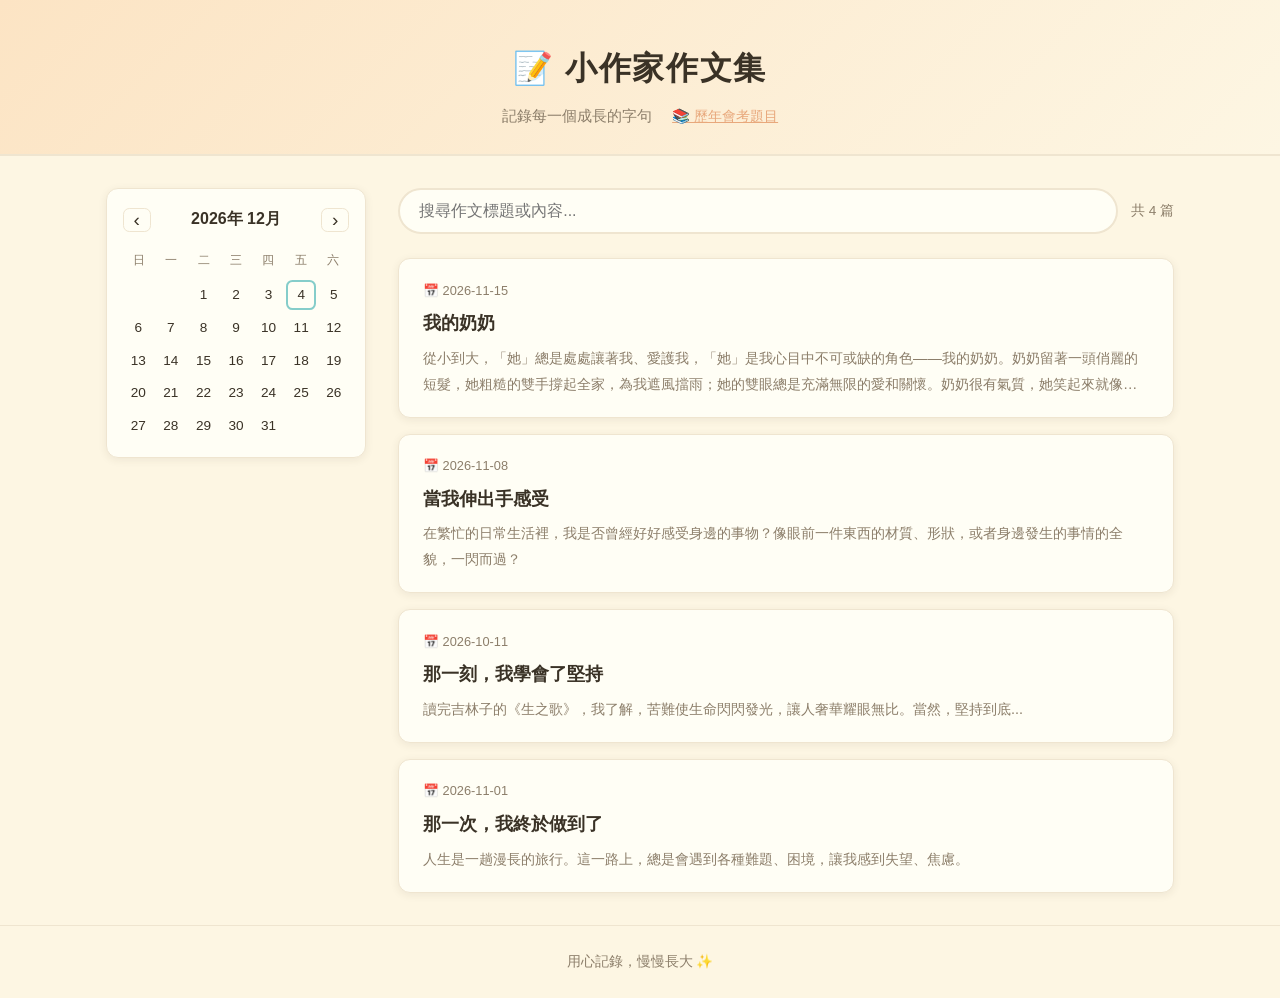
<file: index.html>
<!DOCTYPE html>
<html lang="zh-Hant">
<head>
  <meta charset="UTF-8" />
  <meta name="viewport" content="width=device-width, initial-scale=1.0" />
  <title>小作家作文集</title>
  <link rel="stylesheet" href="css/style.css?v=2" />
</head>
<body>
  <header class="site-header">
    <h1>📝 小作家作文集</h1>
    <p class="subtitle">
      記錄每一個成長的字句
      <a href="exam.html" style="margin-left:1rem;font-size:0.9rem;color:var(--accent);">📚 歷年會考題目</a>
    </p>
  </header>

  <main class="container">
    <aside class="calendar-sidebar">
      <div class="calendar-header">
        <button id="prevMonth" class="cal-nav">‹</button>
        <h2 id="calMonthYear"></h2>
        <button id="nextMonth" class="cal-nav">›</button>
      </div>
      <div class="calendar-weekdays">
        <span>日</span><span>一</span><span>二</span><span>三</span><span>四</span><span>五</span><span>六</span>
      </div>
      <div id="calendarGrid" class="calendar-grid"></div>
      <button id="calClearFilter" class="cal-clear hidden">顯示全部</button>
    </aside>

    <section class="main-content">
      <section class="search-bar">
        <input
          type="text"
          id="searchInput"
          placeholder="搜尋作文標題或內容..."
          autocomplete="off"
        />
        <span id="resultCount" class="result-count"></span>
      </section>

      <section id="essayList" class="essay-list"></section>

      <div id="noResult" class="no-result hidden">
        😕 找不到符合的作文，試試其他關鍵字？
      </div>
    </section>
  </main>

  <footer class="site-footer">
    <p>用心記錄，慢慢長大 ✨</p>
  </footer>

  <script src="js/app.js?v=2"></script>
</body>
</html>
</file>
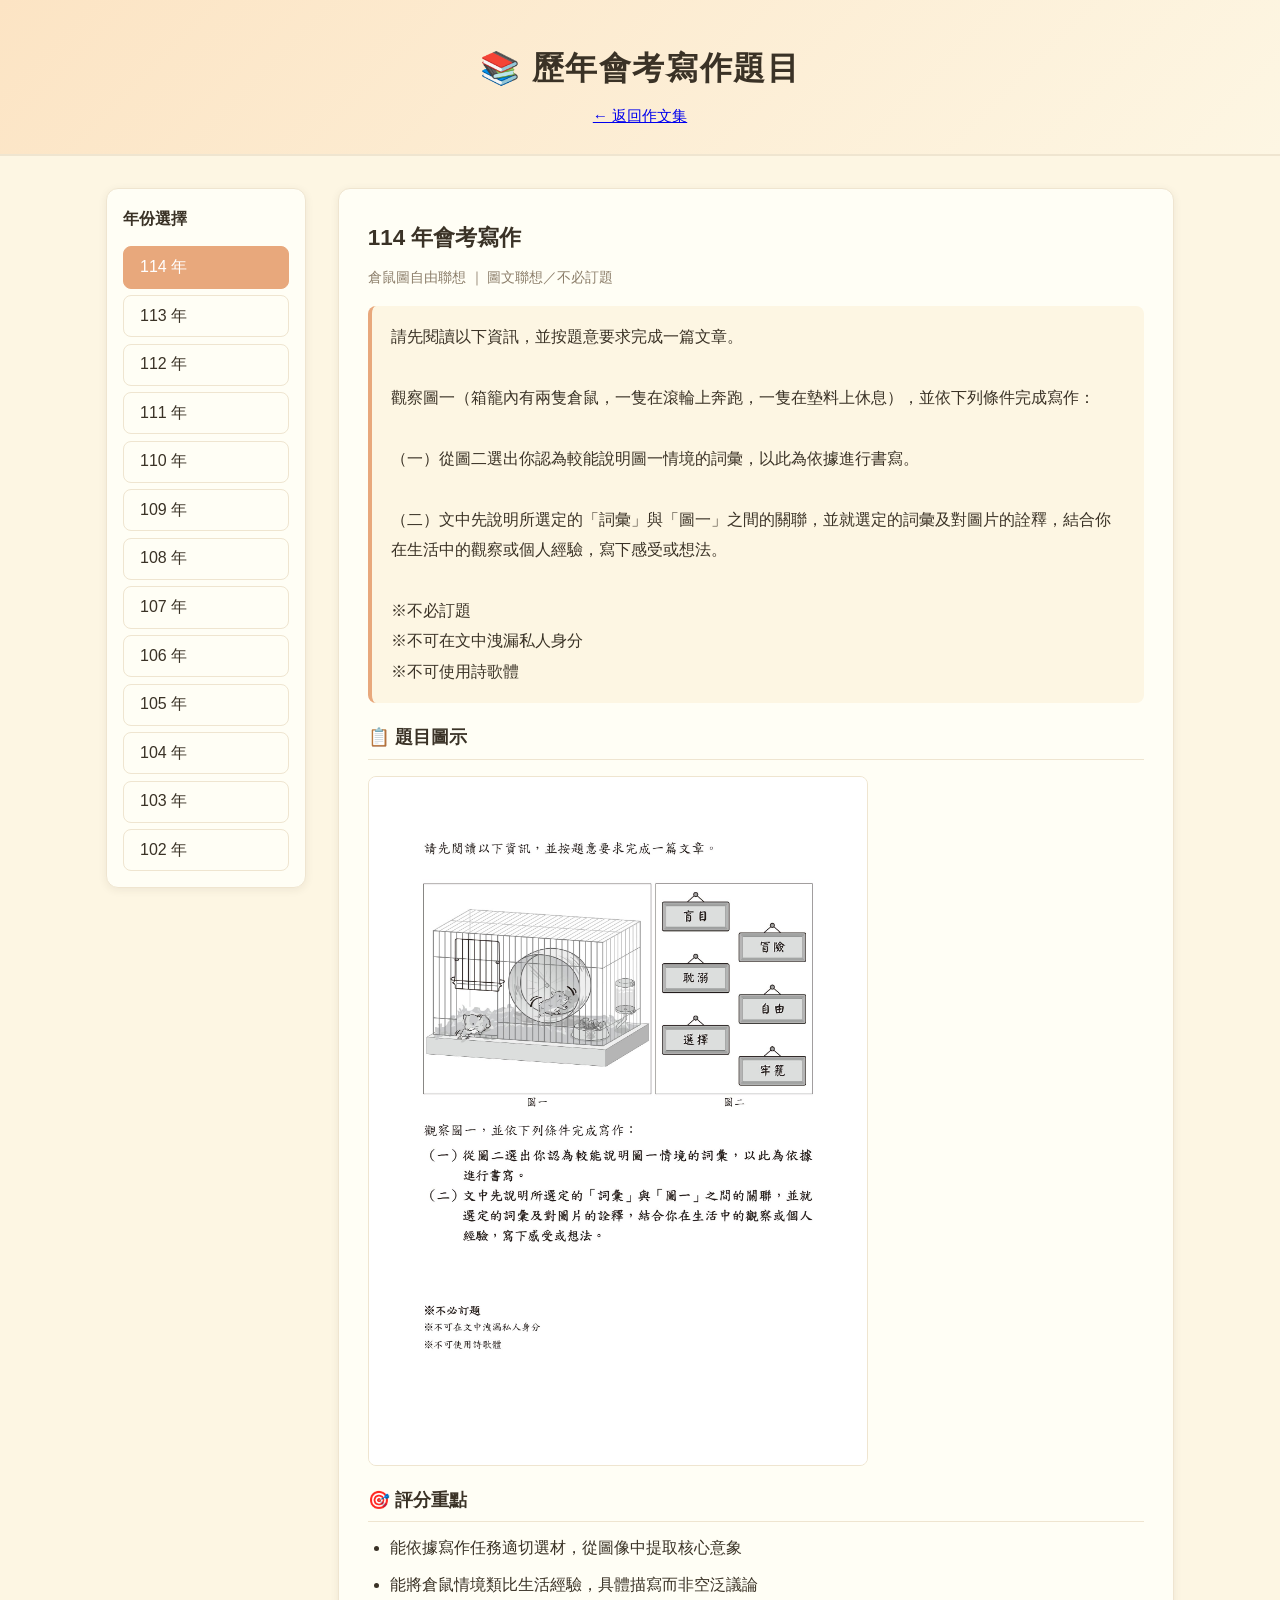
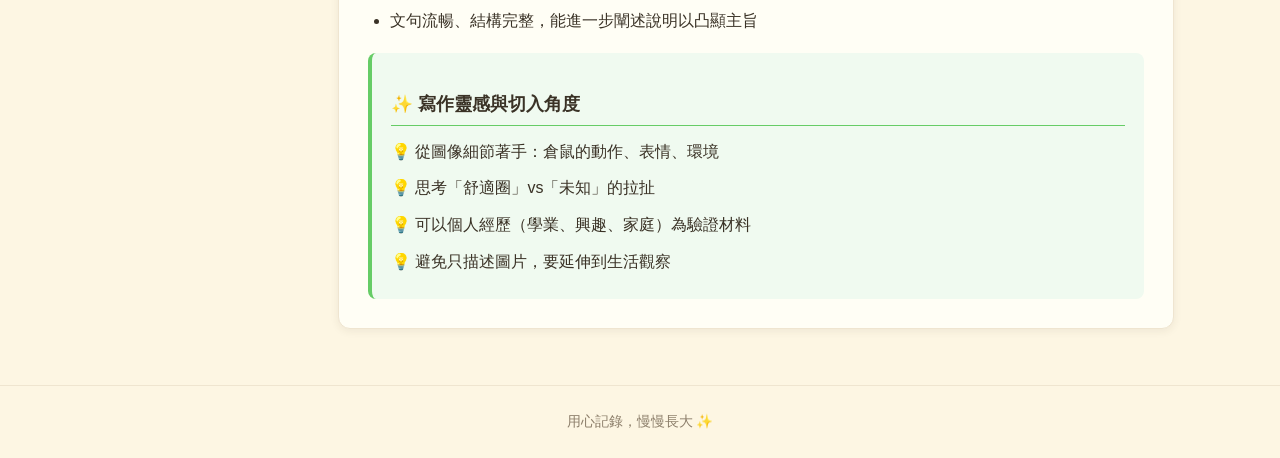
<file: exam.html>
<!DOCTYPE html>
<html lang="zh-Hant">
<head>
  <meta charset="UTF-8" />
  <meta name="viewport" content="width=device-width, initial-scale=1.0" />
  <title>歷年會考寫作題目 | 小作家作文集</title>
  <link rel="stylesheet" href="css/style.css" />
  <link rel="stylesheet" href="css/exam.css" />
</head>
<body>
  <header class="site-header">
    <h1>📚 歷年會考寫作題目</h1>
    <p class="subtitle">
      <a href="index.html">← 返回作文集</a>
    </p>
  </header>

  <main class="exam-container">
    <aside class="exam-sidebar">
      <h2>年份選擇</h2>
      <nav id="yearNav" class="year-nav"></nav>
    </aside>

    <section class="exam-content">
      <div id="examLoading" class="exam-loading">載入中...</div>
      <div id="examDetail" class="exam-detail hidden"></div>
    </section>
  </main>

  <footer class="site-footer">
    <p>用心記錄，慢慢長大 ✨</p>
  </footer>

  <script src="js/exam.js"></script>
</body>
</html>
</file>
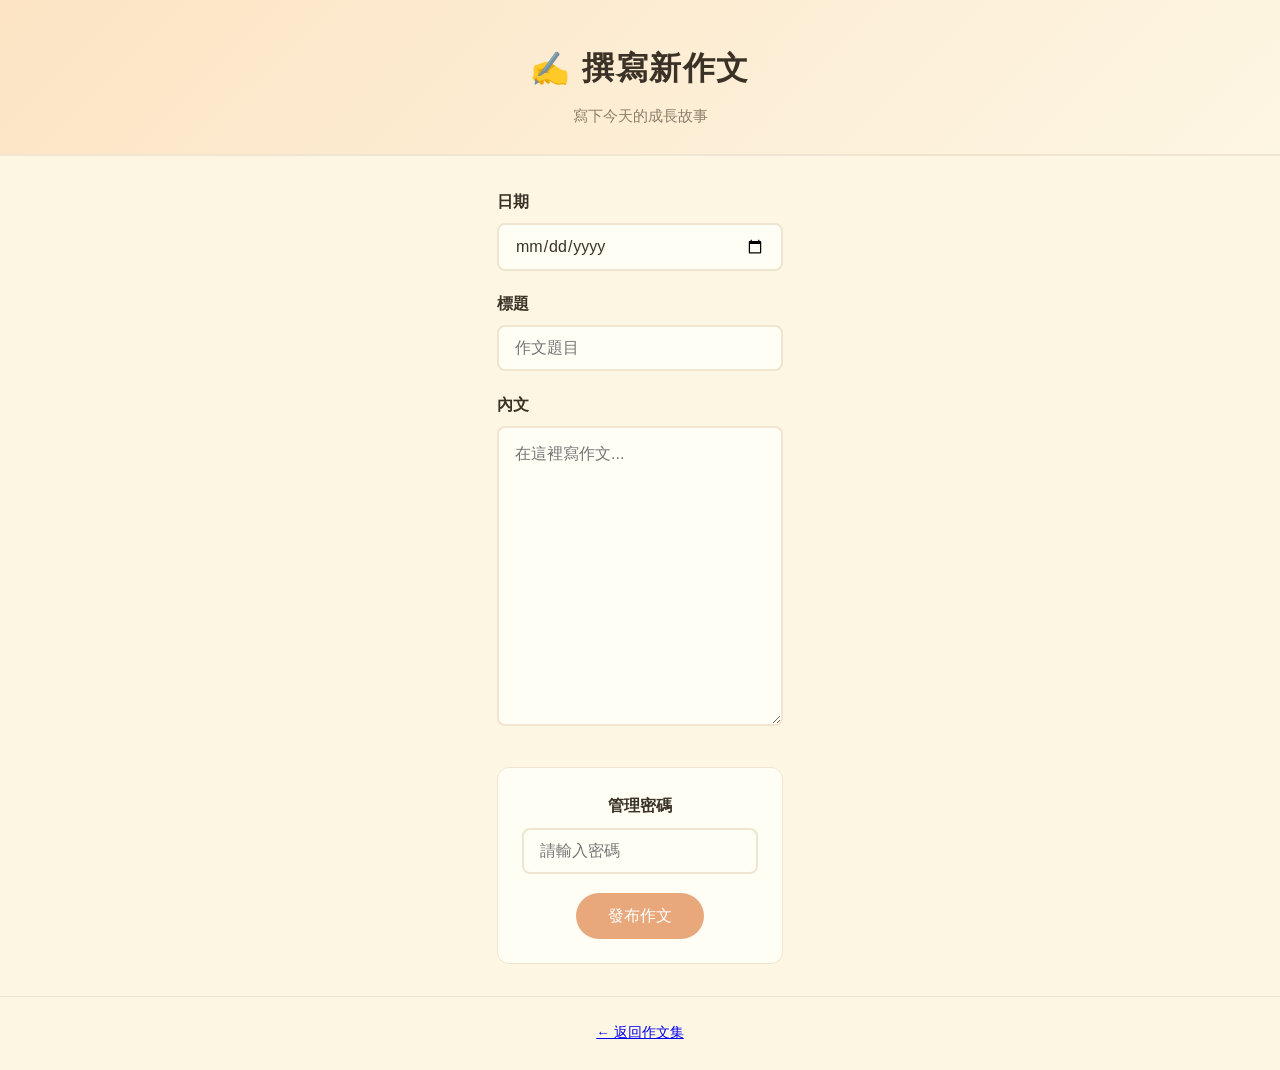
<file: write.html>
<!DOCTYPE html>
<html lang="zh-Hant">
<head>
  <meta charset="UTF-8" />
  <meta name="viewport" content="width=device-width, initial-scale=1.0" />
  <title>撰寫新作文</title>
  <link rel="stylesheet" href="css/style.css" />
  <style>
    .write-container {
      max-width: 700px;
      margin: 0 auto;
      padding: 2rem 1rem;
    }
    .form-group {
      margin-bottom: 1.2rem;
    }
    .form-group label {
      display: block;
      margin-bottom: 0.4rem;
      font-weight: bold;
      color: var(--text);
    }
    .form-group input,
    .form-group textarea {
      width: 100%;
      padding: 0.75rem 1rem;
      font-size: 1rem;
      border: 2px solid var(--border);
      border-radius: 0.5rem;
      background: var(--card-bg);
      font-family: inherit;
      color: var(--text);
    }
    .form-group textarea {
      min-height: 300px;
      resize: vertical;
      line-height: 1.8;
    }
    .btn-submit {
      padding: 0.8rem 2rem;
      background: var(--accent);
      color: #fff;
      border: none;
      border-radius: 2rem;
      font-size: 1rem;
      cursor: pointer;
      font-family: inherit;
    }
    .btn-submit:hover {
      background: #d49a6c;
    }
    .password-section {
      background: var(--card-bg);
      border: 1px solid var(--border);
      border-radius: 0.75rem;
      padding: 1.5rem;
      text-align: center;
      margin-top: 2rem;
    }
    .success-msg {
      color: #4a9;
      font-weight: bold;
      margin-top: 1rem;
    }
    .error-msg {
      color: #c33;
      margin-top: 1rem;
    }
  </style>
</head>
<body>
  <header class="site-header">
    <h1>✍️ 撰寫新作文</h1>
    <p class="subtitle">寫下今天的成長故事</p>
  </header>

  <main class="write-container">
    <form id="writeForm">
      <div class="form-group">
        <label for="essayDate">日期</label>
        <input type="date" id="essayDate" required />
      </div>

      <div class="form-group">
        <label for="essayTitle">標題</label>
        <input type="text" id="essayTitle" placeholder="作文題目" required />
      </div>

      <div class="form-group">
        <label for="essayBody">內文</label>
        <textarea id="essayBody" placeholder="在這裡寫作文..." required></textarea>
      </div>

      <div class="password-section">
        <div class="form-group">
          <label for="postPassword">管理密碼</label>
          <input type="password" id="postPassword" placeholder="請輸入密碼" required />
        </div>
        <button type="submit" class="btn-submit">發布作文</button>
        <div id="formMessage"></div>
      </div>
    </form>
  </main>

  <footer class="site-footer">
    <p><a href="index.html">← 返回作文集</a></p>
  </footer>

  <script>
    const API_BASE = 'https://lucy-essays-api.your-subdomain.workers.dev'; // Replace with your Worker URL

    document.getElementById('writeForm').addEventListener('submit', async (e) => {
      e.preventDefault();
      const msgEl = document.getElementById('formMessage');
      msgEl.innerHTML = '';

      const payload = {
        date: document.getElementById('essayDate').value,
        title: document.getElementById('essayTitle').value.trim(),
        body: document.getElementById('essayBody').value,
        password: document.getElementById('postPassword').value,
      };

      try {
        const res = await fetch(`${API_BASE}/api/submit`, {
          method: 'POST',
          headers: { 'Content-Type': 'application/json' },
          body: JSON.stringify(payload),
        });
        const data = await res.json();
        if (res.ok) {
          msgEl.innerHTML = '<p class="success-msg">✅ 發布成功！<a href="index.html">查看作文集</a></p>';
          document.getElementById('writeForm').reset();
        } else {
          msgEl.innerHTML = `<p class="error-msg">❌ ${data.error || '發布失敗'}</p>`;
        }
      } catch (err) {
        msgEl.innerHTML = '<p class="error-msg">❌ 無法連接伺服器</p>';
      }
    });
  </script>
</body>
</html>
</file>
<file: css/style.css>
/* === 基礎 === */
* { box-sizing: border-box; margin: 0; padding: 0; }

:root {
  --bg: #fdf6e3;
  --card-bg: #fffef5;
  --text: #3a3226;
  --muted: #8c7e6a;
  --accent: #e8a87c;
  --accent2: #85cdca;
  --border: #efe5d0;
  --shadow: rgba(58, 50, 38, 0.08);
}

body {
  font-family: "Noto Sans TC", "PingFang TC", "Microsoft JhengHei", sans-serif;
  background: var(--bg);
  color: var(--text);
  line-height: 1.8;
  min-height: 100vh;
  display: flex;
  flex-direction: column;
}

/* === 頁首 === */
.site-header {
  text-align: center;
  padding: 2.5rem 1rem 1.5rem;
  background: linear-gradient(135deg, #fce4c4 0%, #fdf6e3 100%);
  border-bottom: 2px solid var(--border);
}

.site-header h1 {
  font-size: 2rem;
  letter-spacing: 0.05em;
}

.subtitle {
  color: var(--muted);
  margin-top: 0.3rem;
  font-size: 0.95rem;
}

/* === 內容 === */
.container {
  flex: 1;
  max-width: 1100px;
  width: 100%;
  margin: 0 auto;
  padding: 2rem 1rem;
  display: flex;
  gap: 2rem;
  align-items: flex-start;
}

/* === 日曆側欄 === */
.calendar-sidebar {
  width: 260px;
  min-width: 260px;
  background: var(--card-bg);
  border: 1px solid var(--border);
  border-radius: 0.75rem;
  padding: 1rem;
  box-shadow: 0 2px 8px var(--shadow);
  position: sticky;
  top: 1rem;
}

.calendar-header {
  display: flex;
  align-items: center;
  justify-content: space-between;
  margin-bottom: 0.8rem;
}

.calendar-header h2 {
  font-size: 1rem;
  color: var(--text);
}

.cal-nav {
  background: none;
  border: 1px solid var(--border);
  border-radius: 0.4rem;
  color: var(--text);
  cursor: pointer;
  font-size: 1.2rem;
  padding: 0.1rem 0.6rem;
  line-height: 1;
}

.cal-nav:hover {
  background: #f5ead6;
}

.calendar-weekdays {
  display: grid;
  grid-template-columns: repeat(7, 1fr);
  text-align: center;
  font-size: 0.75rem;
  color: var(--muted);
  margin-bottom: 0.3rem;
}

.calendar-weekdays span {
  padding: 0.2rem 0;
}

.calendar-grid {
  display: grid;
  grid-template-columns: repeat(7, 1fr);
  gap: 2px;
}

.cal-day {
  aspect-ratio: 1;
  display: flex;
  align-items: center;
  justify-content: center;
  font-size: 0.85rem;
  border-radius: 0.4rem;
  cursor: pointer;
  color: var(--text);
  position: relative;
  background: transparent;
  border: none;
  width: 100%;
}

.cal-day:hover:not(.empty):not(.header-month) {
  background: #f5ead6;
}

.cal-day.empty {
  cursor: default;
  color: transparent;
}

.cal-day.header-month {
  color: var(--muted);
  cursor: default;
  font-size: 0.75rem;
}

.cal-day.has-essay {
  font-weight: bold;
  color: #fff;
  background: var(--accent);
  border-radius: 50%;
}

.cal-day.has-essay:hover {
  background: #d49a6c;
}

.cal-day.today {
  outline: 2px solid var(--accent2);
  outline-offset: -2px;
}

.cal-day.selected {
  background: var(--accent2) !important;
  color: #fff !important;
}

.cal-clear {
  display: block;
  width: 100%;
  margin-top: 0.8rem;
  padding: 0.5rem;
  background: #f5ead6;
  border: 1px solid var(--border);
  border-radius: 0.4rem;
  color: var(--muted);
  cursor: pointer;
  font-size: 0.85rem;
}

.cal-clear:hover {
  background: #efe5d0;
}

.hidden { display: none !important; }

/* === 搜尋 === */
.search-bar {
  display: flex;
  align-items: center;
  gap: 0.8rem;
  margin-bottom: 1.5rem;
}

#searchInput {
  flex: 1;
  padding: 0.75rem 1.2rem;
  font-size: 1rem;
  border: 2px solid var(--border);
  border-radius: 2rem;
  background: var(--card-bg);
  outline: none;
  transition: border-color 0.2s;
  font-family: inherit;
}

#searchInput:focus {
  border-color: var(--accent);
}

.result-count {
  font-size: 0.85rem;
  color: var(--muted);
  white-space: nowrap;
}

/* === 作文卡片 === */
.essay-list {
  display: flex;
  flex-direction: column;
  gap: 1rem;
}

.essay-card {
  background: var(--card-bg);
  border: 1px solid var(--border);
  border-radius: 0.75rem;
  padding: 1.2rem 1.5rem;
  box-shadow: 0 2px 8px var(--shadow);
  cursor: pointer;
  transition: transform 0.15s, box-shadow 0.15s;
}

.essay-card:hover {
  transform: translateY(-2px);
  box-shadow: 0 4px 14px var(--shadow);
}

.essay-card .date {
  font-size: 0.8rem;
  color: var(--muted);
  margin-bottom: 0.3rem;
}

.essay-card h2 {
  font-size: 1.15rem;
  margin-bottom: 0.4rem;
  color: var(--text);
}

.essay-card .preview {
  font-size: 0.9rem;
  color: var(--muted);
  overflow: hidden;
  text-overflow: ellipsis;
  display: -webkit-box;
  -webkit-line-clamp: 2;
  -webkit-box-orient: vertical;
}

.essay-card .tag {
  display: inline-block;
  margin-top: 0.5rem;
  font-size: 0.75rem;
  padding: 0.15rem 0.6rem;
  border-radius: 1rem;
  background: #f5ead6;
  color: var(--muted);
}

/* === 內文頁 === */
.essay-detail {
  background: var(--card-bg);
  border: 1px solid var(--border);
  border-radius: 0.75rem;
  padding: 2rem;
  box-shadow: 0 2px 8px var(--shadow);
}

.essay-detail .back {
  display: inline-block;
  margin-bottom: 1rem;
  color: var(--accent);
  cursor: pointer;
  font-size: 0.9rem;
}

.essay-detail .date {
  font-size: 0.85rem;
  color: var(--muted);
  margin-bottom: 0.5rem;
}

.essay-detail h1 {
  font-size: 1.5rem;
  margin-bottom: 1.2rem;
}

.essay-detail .body {
  font-size: 1.05rem;
  line-height: 2;
  white-space: pre-wrap;
}

.essay-detail .image-container {
  margin: 1rem 0;
  text-align: center;
}

.essay-detail img {
  max-width: 100%;
  border-radius: 0.5rem;
  border: 1px solid var(--border);
}

.no-result {
  text-align: center;
  padding: 3rem 1rem;
  color: var(--muted);
  font-size: 1.1rem;
}

.hidden { display: none !important; }

/* === 頁尾 === */
.site-footer {
  text-align: center;
  padding: 1.5rem;
  font-size: 0.85rem;
  color: var(--muted);
  border-top: 1px solid var(--border);
}

/* === RWD === */
@media (max-width: 600px) {
  .site-header h1 { font-size: 1.5rem; }
  .essay-detail { padding: 1.2rem; }
  .container {
    flex-direction: column;
  }
  .calendar-sidebar {
    width: 100%;
    min-width: auto;
    position: static;
  }
}
</file>
<file: css/exam.css>
/* === Exam Page === */
.exam-container {
  flex: 1;
  max-width: 1100px;
  width: 100%;
  margin: 0 auto;
  padding: 2rem 1rem;
  display: flex;
  gap: 2rem;
  align-items: flex-start;
}

.exam-sidebar {
  width: 200px;
  min-width: 200px;
  background: var(--card-bg);
  border: 1px solid var(--border);
  border-radius: 0.75rem;
  padding: 1rem;
  box-shadow: 0 2px 8px var(--shadow);
  position: sticky;
  top: 1rem;
}

.exam-sidebar h2 {
  font-size: 1rem;
  margin-bottom: 0.8rem;
  color: var(--text);
}

.year-nav {
  display: flex;
  flex-direction: column;
  gap: 0.4rem;
}

.year-btn {
  padding: 0.6rem 1rem;
  border: 1px solid var(--border);
  border-radius: 0.5rem;
  background: var(--card-bg);
  color: var(--text);
  cursor: pointer;
  font-size: 1rem;
  text-align: left;
  font-family: inherit;
  transition: all 0.15s;
}

.year-btn:hover {
  background: #f5ead6;
}

.year-btn.active {
  background: var(--accent);
  color: #fff;
  border-color: var(--accent);
}

.exam-content {
  flex: 1;
  min-width: 0;
}

.exam-loading {
  text-align: center;
  padding: 3rem;
  color: var(--muted);
  font-size: 1.1rem;
}

.exam-detail.hidden {
  display: none !important;
}

.exam-card {
  background: var(--card-bg);
  border: 1px solid var(--border);
  border-radius: 0.75rem;
  padding: 1.8rem;
  box-shadow: 0 2px 8px var(--shadow);
  margin-bottom: 1.5rem;
}

.exam-card h2 {
  font-size: 1.4rem;
  margin-bottom: 0.5rem;
  color: var(--text);
}

.exam-card .meta {
  font-size: 0.85rem;
  color: var(--muted);
  margin-bottom: 1rem;
}

.exam-card .prompt-box {
  background: #fdf6e3;
  border-left: 4px solid var(--accent);
  padding: 1rem 1.2rem;
  border-radius: 0.5rem;
  margin-bottom: 1.2rem;
  line-height: 1.9;
  color: var(--text);
  font-size: 1rem;
}

.exam-card h3 {
  font-size: 1.1rem;
  margin: 1.2rem 0 0.6rem;
  color: var(--text);
  border-bottom: 1px solid var(--border);
  padding-bottom: 0.3rem;
}

.exam-card ul {
  padding-left: 1.4rem;
  line-height: 2;
}

.exam-card li {
  margin-bottom: 0.3rem;
}

.sample-card {
  background: #fffef5;
  border: 1px solid var(--border);
  border-radius: 0.6rem;
  padding: 1rem 1.2rem;
  margin-bottom: 1rem;
}

.sample-card h4 {
  font-size: 1rem;
  margin-bottom: 0.5rem;
  color: var(--accent);
}

.sample-card p {
  line-height: 1.8;
  margin-bottom: 0.5rem;
}

.tags {
  display: flex;
  flex-wrap: wrap;
  gap: 0.4rem;
  margin-top: 0.5rem;
}

.tag {
  font-size: 0.75rem;
  padding: 0.15rem 0.6rem;
  border-radius: 1rem;
  background: #f5ead6;
  color: var(--muted);
}

.inspiration-box {
  background: #f0faf0;
  border-left: 4px solid #6c6;
  padding: 1rem 1.2rem;
  border-radius: 0.5rem;
  margin-top: 1rem;
}

.inspiration-box h3 {
  border-bottom-color: #6c6;
}

.inspiration-box ul {
  list-style: none;
  padding-left: 0;
}

.inspiration-box li::before {
  content: "💡 ";
}

.sample-essays {
  display: flex;
  flex-direction: column;
  gap: 1.5rem;
  margin-top: 1rem;
}

.sample-essay {
  border: 1px solid var(--border);
  border-radius: 0.75rem;
  overflow: hidden;
  background: #fff;
}

.sample-page-label {
  padding: 0.5rem 1rem;
  background: var(--card-bg);
  border-bottom: 1px solid var(--border);
  font-size: 0.875rem;
  color: var(--text-muted);
}

.sample-essay img {
  width: 100%;
  height: auto;
  display: block;
}

.prompt-gallery {
  display: flex;
  flex-wrap: wrap;
  gap: 1rem;
  margin-top: 1rem;
}

.prompt-item {
  border: 1px solid var(--border);
  border-radius: 0.5rem;
  overflow: hidden;
  background: #fff;
  max-width: 500px;
}

.prompt-item img {
  width: 100%;
  height: auto;
  display: block;
}

@media (max-width: 700px) {
  .exam-container {
    flex-direction: column;
  }
  .exam-sidebar {
    width: 100%;
    min-width: auto;
    position: static;
  }
  .year-nav {
    flex-direction: row;
    flex-wrap: wrap;
  }
  .prompt-item {
    max-width: 100%;
  }
}
</file>
